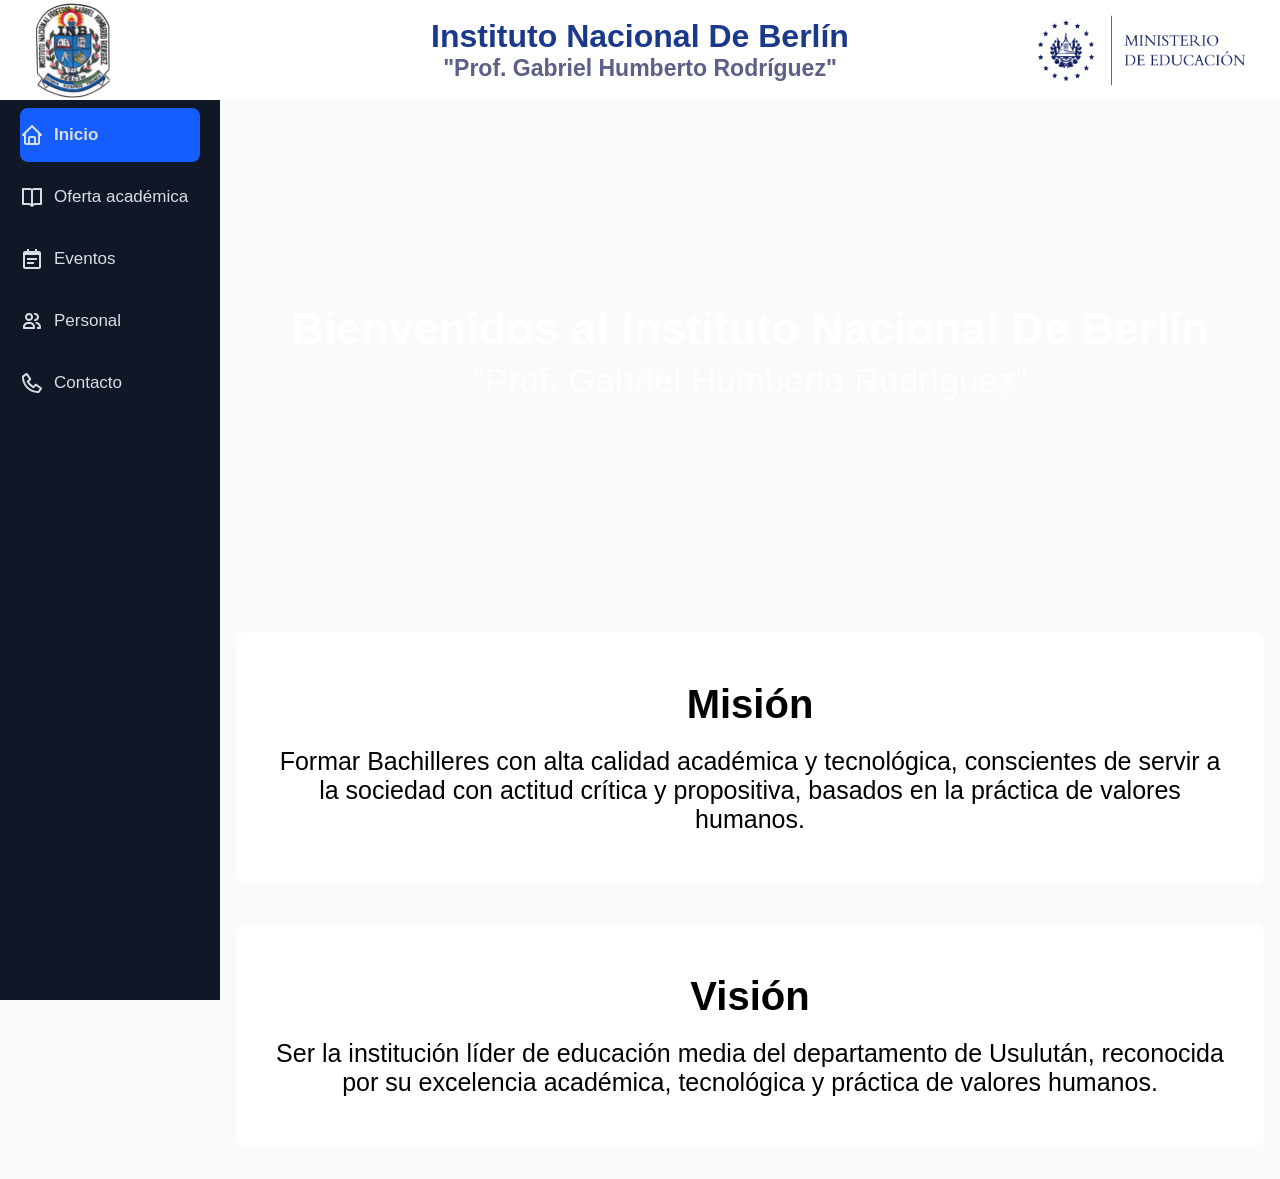
<file: index.html>
<!DOCTYPE html>
<html lang="es">
<head>
    <meta charset="UTF-8">
    <meta name="viewport" content="width=device-width, initial-scale=1.0">
    <title>INB</title>
    <link rel="stylesheet" href="css/styles.css">
    <link rel="shortcut icon" href="images/favicon.png" type="image/png">
     <!-- Google tag (gtag.js) -->
    <script async src="https://www.googletagmanager.com/gtag/js?id=G-KY0GJV444V"></script>
    <script>
      window.dataLayer = window.dataLayer || [];
      function gtag(){dataLayer.push(arguments);}
      gtag('js', new Date());
    
      gtag('config', 'G-KY0GJV444V');
    </script>
</head>

<body class="layout">
    <header class="header">

        <img class="logo_inb logo" src="images/inb_logo.png" alt="Logo del instituto nacional de berlin profesor gabriel humberto rodriguez">
        
        <div class="nombre_institucion">
            <h1>Instituto Nacional De Berlín</h1>
            <h2>"Prof. Gabriel Humberto Rodríguez"</h2>
        </div>
        
        <img class="logo_mined logo" src="images/mined_sv.png" alt="Logo del MINED El Salvador">

        <button class="menu_toggle" aria-label="Abrir menú">
            ☰
        </button>
    </header>

    <nav class="menu_lateral">
        <ul>
            <li><a class="active" href="#"> <img src="images/inicio.svg" alt="inicio"> Inicio</a></li>
            <li><a href="oferta-academica.html"> <img src="images/oferta_academica.svg" alt="oferta academica"> Oferta académica</a></li>
            <li><a href="eventos.html"> <img src="images/eventos.svg" alt="eventos"> Eventos</a></li>
            <li><a href="personal.html"> <img src="images/personal.svg" alt="personal"> Personal</a></li>
            <li><a href="contacto.html"> <img src="images/contacto.svg" alt="contacto"> Contacto</a></li>
        </ul>
    </nav>

    <main class="contenido">

        <section class="bienvenida">
            <h2>Bienvenidos al Instituto Nacional De Berlín</h2>
            <p>"Prof. Gabriel Humberto Rodríguez"</p>
        </section>

        <div class="contenedor_tarjetas">
            <section class="contenedor_mision">
                <h2>Misión</h2>
                <p>Formar Bachilleres con alta calidad académica y tecnológica, conscientes de servir a la sociedad con actitud crítica y propositiva, basados en la práctica de valores humanos.</p>
            </section>

            <section class="contenedor_vision">
                <h2>Visión</h2>
                <p>Ser la institución líder de educación media del departamento de Usulután, reconocida por su excelencia académica, tecnológica y práctica de valores humanos.</p>
            </section>
        </div>

    </main>
    <script src="js/script.js"></script>
</body>
</html>
</file>
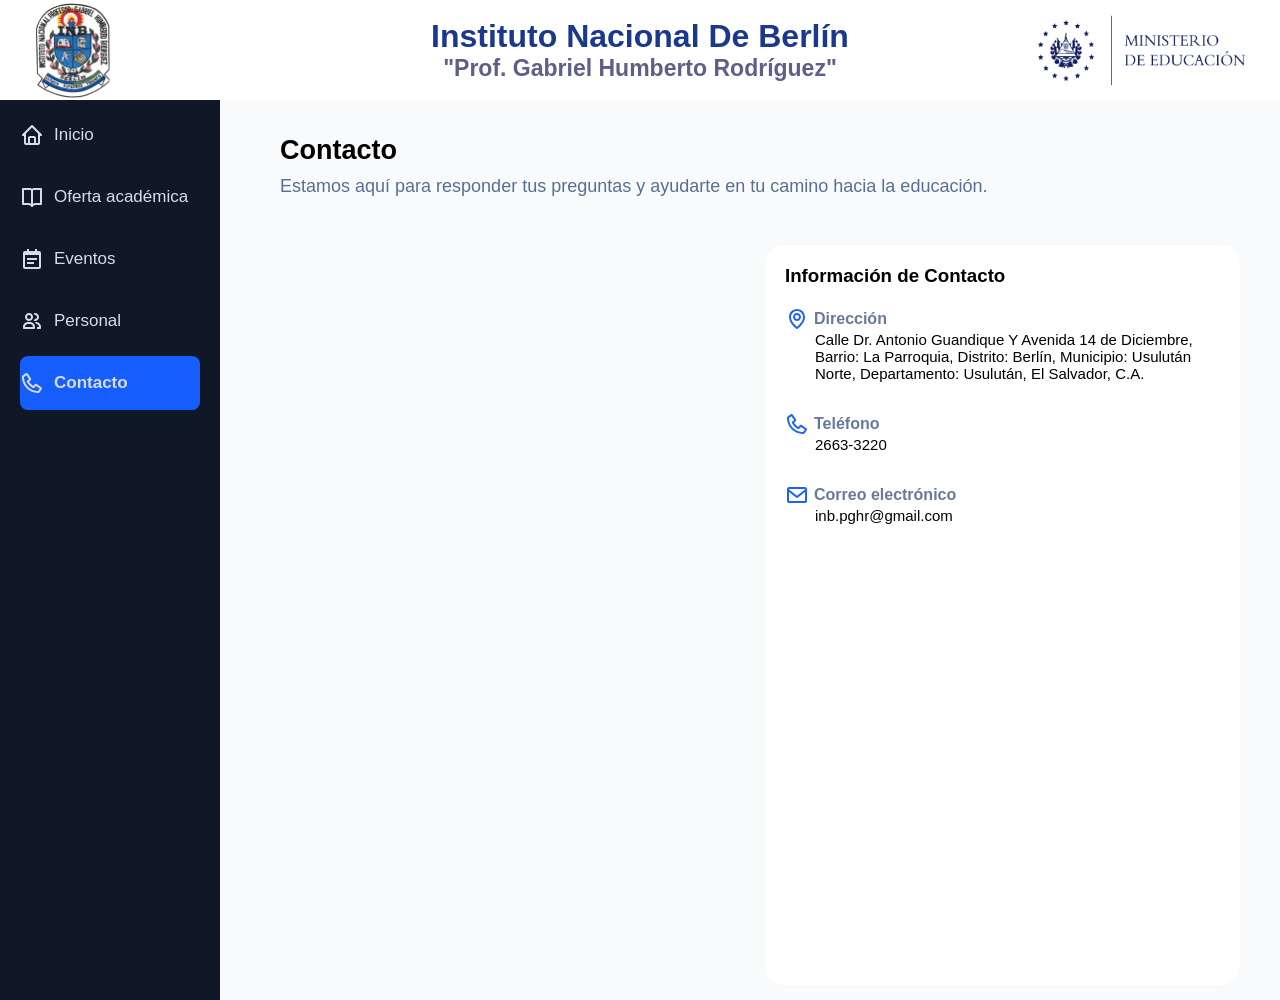
<file: contacto.html>
<!DOCTYPE html>
<html lang="es">
<head>
    <meta charset="UTF-8">
    <meta name="viewport" content="width=device-width, initial-scale=1.0">
    <title>INB</title>
    <link rel="stylesheet" href="css/styles.css">
    <link rel="shortcut icon" href="images/favicon.png" type="image/png">
     <!-- Google tag (gtag.js) -->
    <script async src="https://www.googletagmanager.com/gtag/js?id=G-KY0GJV444V"></script>
    <script>
      window.dataLayer = window.dataLayer || [];
      function gtag(){dataLayer.push(arguments);}
      gtag('js', new Date());
    
      gtag('config', 'G-KY0GJV444V');
    </script>
</head>

<body class="layout">
    <header class="header">

        <img class="logo_inb logo" src="images/inb_logo.png" alt="Logo del instituto nacional de berlin profesor gabriel humberto rodriguez">
        
        <div class="nombre_institucion">
            <h1>Instituto Nacional De Berlín</h1>
            <h2>"Prof. Gabriel Humberto Rodríguez"</h2>
        </div>
        
        <img class="logo_mined logo" src="images/mined_sv.png" alt="Logo del MINED El Salvador">

        <button class="menu_toggle" aria-label="Abrir menú">
            ☰
        </button>
    </header>

    <nav class="menu_lateral">
        <ul>
            <li><a href="index.html"> <img src="images/inicio.svg" alt="inicio"> Inicio</a></li>
            <li><a href="oferta-academica.html"> <img src="images/oferta_academica.svg" alt="oferta academica"> Oferta académica</a></li>
            <li><a href="eventos.html"> <img src="images/eventos.svg" alt="eventos"> Eventos</a></li>
            <li><a href="personal.html"> <img src="images/personal.svg" alt="personal"> Personal</a></li>
            <li><a class="active" href="#"> <img src="images/contacto.svg" alt="contacto"> Contacto</a></li>
        </ul>
    </nav>
    
    <main class="contenido_contacto">
        
        <section class="contacto_descripcion">
            <h2>Contacto</h2>
            <p>Estamos aquí para responder tus preguntas y ayudarte en tu camino hacia la educación.</p>
        </section>
        
        <section class="info_contacto">
            <h3>Información de Contacto</h3>
            
            <h4> <img src="images/direccion.svg" alt="direccion"> Dirección</h4>
            <p>Calle Dr. Antonio Guandique Y Avenida 14 de Diciembre, Barrio: La Parroquia, Distrito: Berlín, Municipio: Usulután Norte, Departamento: Usulután, El Salvador, C.A.</p>
            
            <h4> <img src="images/telefono.svg" alt="contacto"> Teléfono</h4>
            <p>2663-3220</p>
            
            <h4> <img src="images/correo.svg" alt="correo electronico"> Correo electrónico</h4>
            <p>inb.pghr@gmail.com</p>      
        </section>
        
        <section class="mapa">
            <iframe src="https://www.google.com/maps/embed?pb=!1m18!1m12!1m3!1d3879.609036687042!2d-88.5283586!3d13.498172!2m3!1f0!2f0!3f0!3m2!1i1024!2i768!4f13.1!3m3!1m2!1s0x8f7b4b3cc3d7eb8f%3A0x97691fcb3e948eec!2sInstituto%20Nacional%20De%20Berl%C3%ADn.%20Prof.%20Gabriel%20Humberto%20Rodriguez!5e0!3m2!1ses!2ssv!4v1771269172044!5m2!1ses!2ssv" style="border:0;" allowfullscreen="" loading="lazy" referrerpolicy="no-referrer-when-downgrade"></iframe>
        </section>
        
    </main>
    <script src="js/script.js"></script>
</body>
</html>
</file>
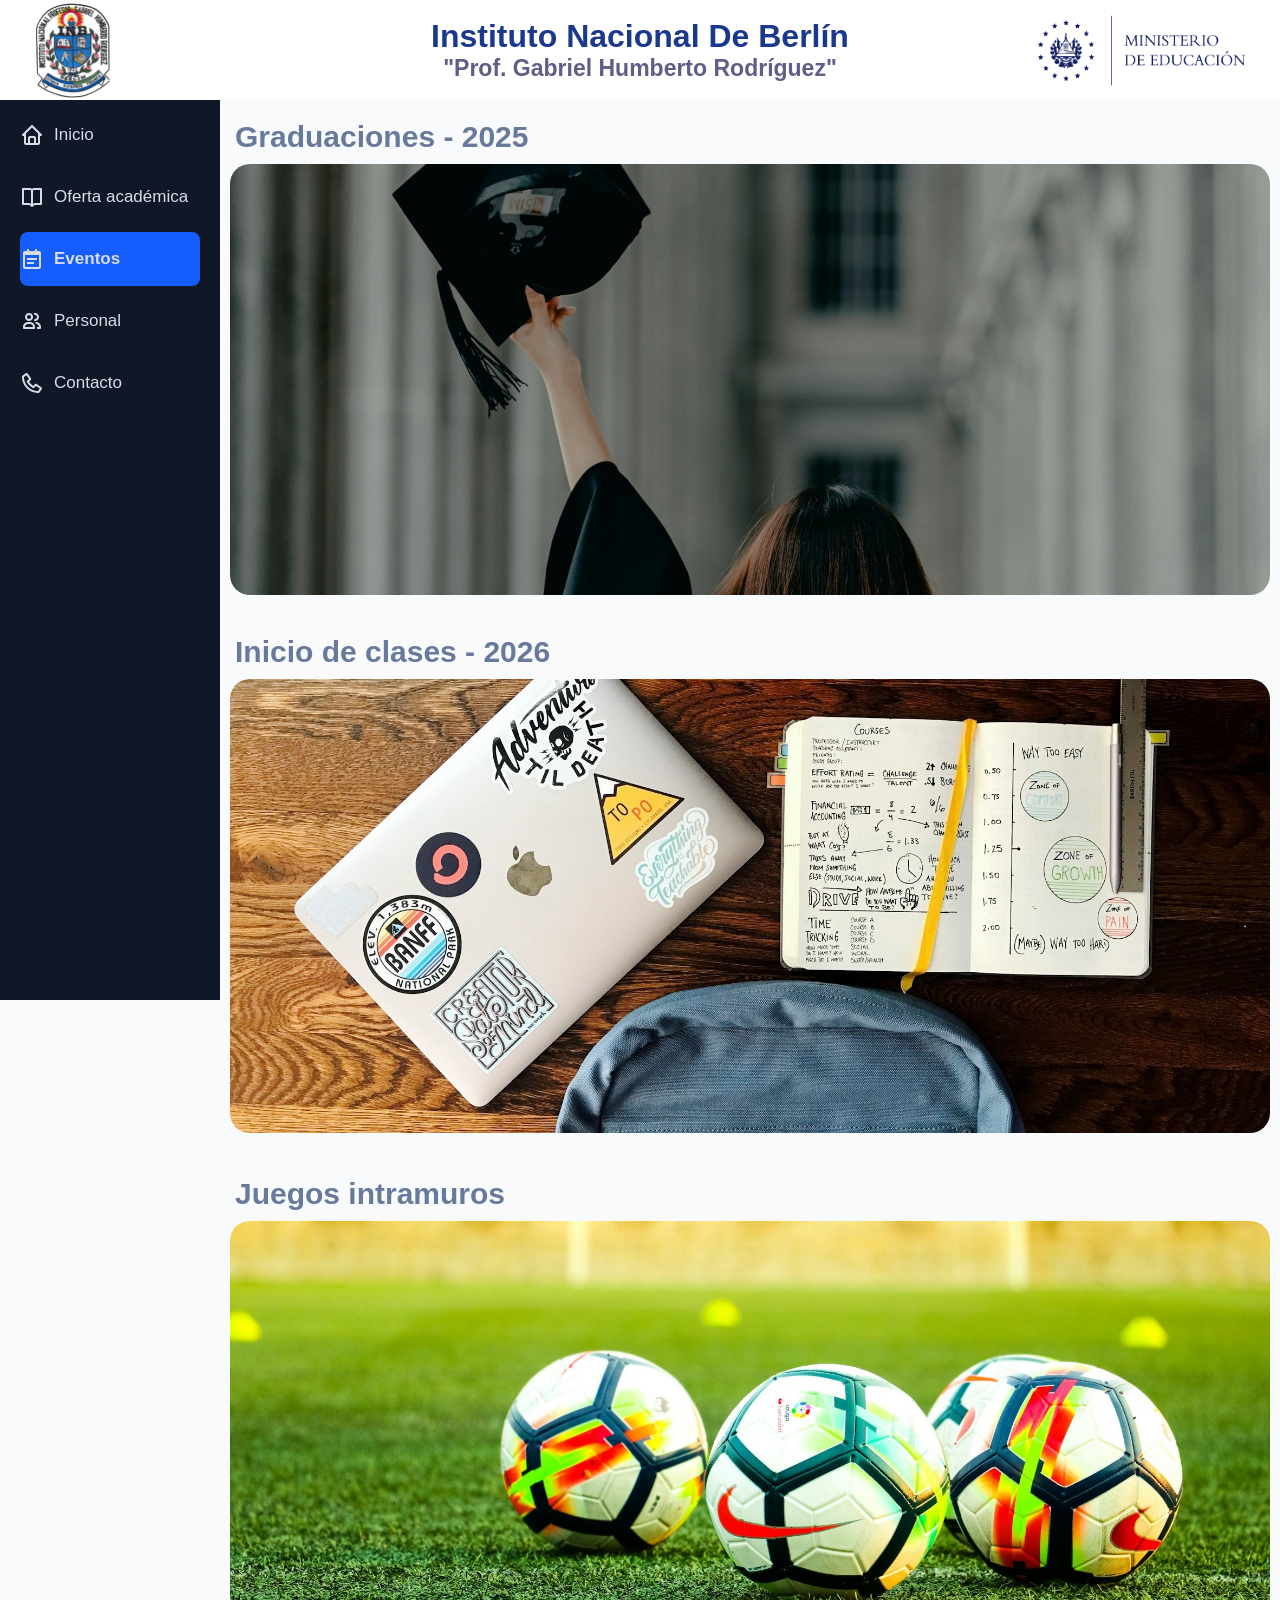
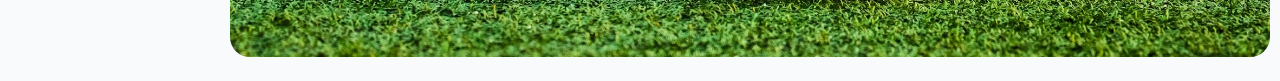
<file: eventos.html>
<!DOCTYPE html>
<html lang="es">
<head>
    <meta charset="UTF-8">
    <meta name="viewport" content="width=device-width, initial-scale=1.0">
    <title>INB</title>
    <link rel="stylesheet" href="css/styles.css">
    <link rel="shortcut icon" href="images/favicon.png" type="image/png">
     <!-- Google tag (gtag.js) -->
    <script async src="https://www.googletagmanager.com/gtag/js?id=G-KY0GJV444V"></script>
    <script>
      window.dataLayer = window.dataLayer || [];
      function gtag(){dataLayer.push(arguments);}
      gtag('js', new Date());
    
      gtag('config', 'G-KY0GJV444V');
    </script>
</head>

<body class="layout">
    <header class="header">

        <img class="logo_inb logo" src="images/inb_logo.png" alt="Logo del instituto nacional de berlin profesor gabriel humberto rodriguez">
        
        <div class="nombre_institucion">
            <h1>Instituto Nacional De Berlín</h1>
            <h2>"Prof. Gabriel Humberto Rodríguez"</h2>
        </div>
        
        <img class="logo_mined logo" src="images/mined_sv.png" alt="Logo del MINED El Salvador">

        <button class="menu_toggle" aria-label="Abrir menú">
            ☰
        </button>
    </header>

    <nav class="menu_lateral">
        <ul>
            <li><a href="index.html"> <img src="images/inicio.svg" alt="inicio"> Inicio</a></li>
            <li><a href="oferta-academica.html"> <img src="images/oferta_academica.svg" alt="oferta academica"> Oferta académica</a></li>
            <li><a class="active" href="#"> <img src="images/eventos.svg" alt="eventos"> Eventos</a></li>
            <li><a href="personal.html"> <img src="images/personal.svg" alt="personal"> Personal</a></li>
            <li><a href="contacto.html"> <img src="images/contacto.svg" alt="contacto"> Contacto</a></li>
        </ul>
    </nav>

    <main class="contenido_eventos">
        <section class="evento_graduacion">
            <h2>Graduaciones - 2025</h2>
            <img src="images/chica_graduacion.jpg" alt="Imagen de una chica en su graduación">
        </section>

        <section class="evento_inicio_clases">
            <h2>Inicio de clases - 2026</h2>
            <img src="images/regreso_a_clases.jpg" alt="Imagen de utiles escolares.">
        </section>

        <section class="evento_juegos">
            <h2>Juegos intramuros</h2>
            <img src="images/balones.jpg" alt="Imagen de balones de futbol">
        </section>
    </main>
    <script src="js/script.js"></script>
</body>
</html>
</file>
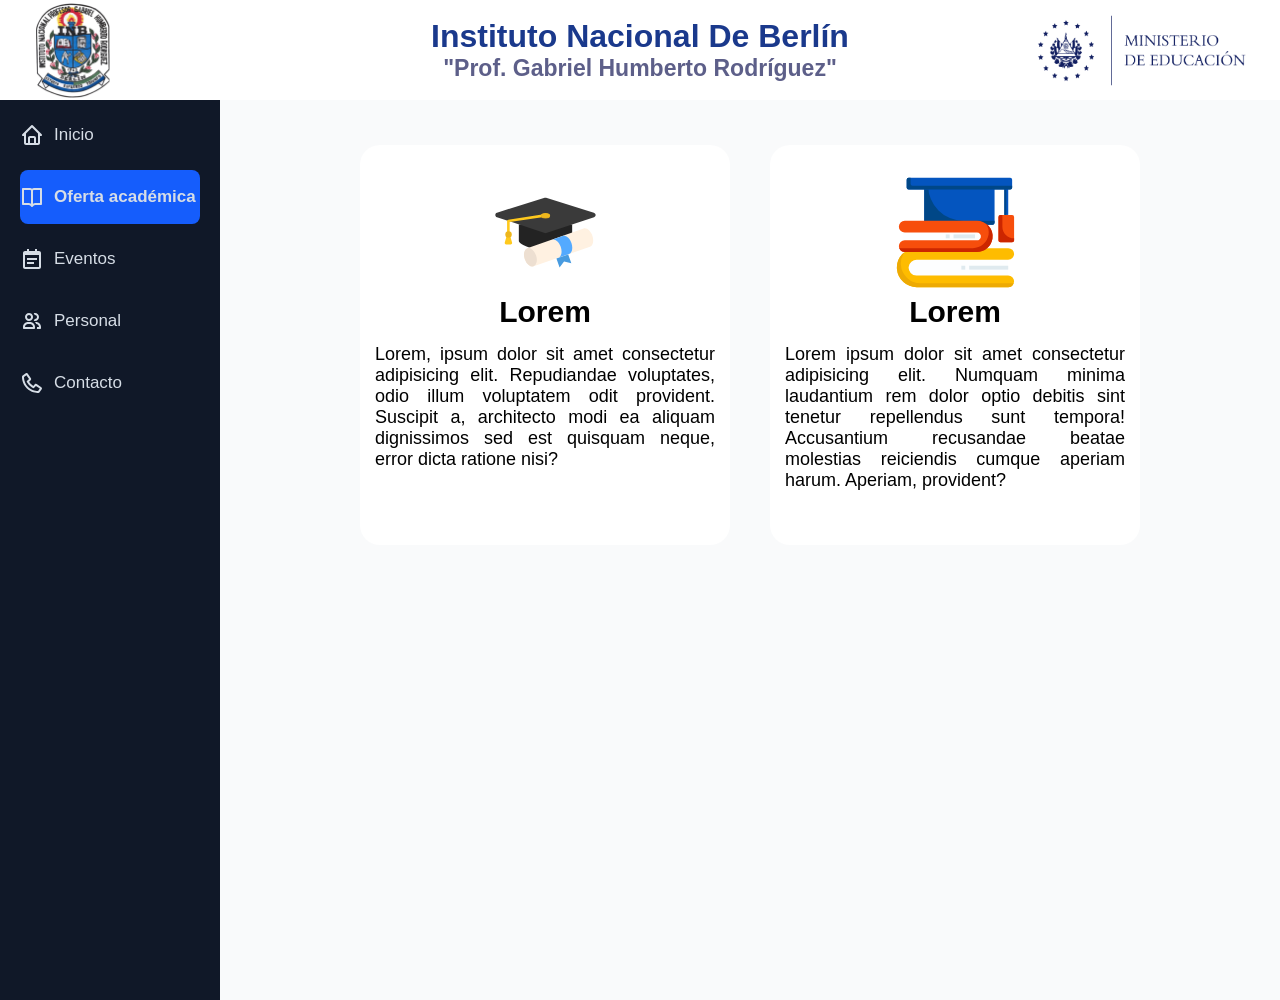
<file: oferta-academica.html>
<!DOCTYPE html>
<html lang="es">
<head>
    <meta charset="UTF-8">
    <meta name="viewport" content="width=device-width, initial-scale=1.0">
    <title>INB</title>
    <link rel="stylesheet" href="css/styles.css">
    <link rel="shortcut icon" href="images/favicon.png" type="image/png">
     <!-- Google tag (gtag.js) -->
    <script async src="https://www.googletagmanager.com/gtag/js?id=G-KY0GJV444V"></script>
    <script>
      window.dataLayer = window.dataLayer || [];
      function gtag(){dataLayer.push(arguments);}
      gtag('js', new Date());
    
      gtag('config', 'G-KY0GJV444V');
    </script>
</head>

<body class="layout">
    <header class="header">

        <img class="logo_inb logo" src="images/inb_logo.png" alt="Logo del instituto nacional de berlin profesor gabriel humberto rodriguez">
        
        <div class="nombre_institucion">
            <h1>Instituto Nacional De Berlín</h1>
            <h2>"Prof. Gabriel Humberto Rodríguez"</h2>
        </div>
        
        <img class="logo_mined logo" src="images/mined_sv.png" alt="Logo del MINED El Salvador">

        <button class="menu_toggle" aria-label="Abrir menú">
            ☰
        </button>
    </header>

    <nav class="menu_lateral">
        <ul>
            <li><a href="index.html"> <img src="images/inicio.svg" alt="inicio"> Inicio</a></li>
            <li><a class="active" href="#"> <img src="images/oferta_academica.svg" alt="oferta academica"> Oferta académica</a></li>
            <li><a href="eventos.html"> <img src="images/eventos.svg" alt="eventos"> Eventos</a></li>
            <li><a href="personal.html"> <img src="images/personal.svg" alt="personal"> Personal</a></li>
            <li><a href="contacto.html"> <img src="images/contacto.svg" alt="contacto"> Contacto</a></li>
        </ul>
    </nav>

    <main class="contenido_oferta_academica">

        <section class="info_academica">
            <img src="images/graduacion1.svg" alt="Icono de graduación">
            <h2>Lorem</h2>
            <p>Lorem, ipsum dolor sit amet consectetur adipisicing elit. Repudiandae voluptates, odio illum voluptatem odit provident. Suscipit a, architecto modi ea aliquam dignissimos sed est quisquam neque, error dicta ratione nisi?</p>
        </section>

        <section class="info_academica">
            <img src="images/graduacion2.svg" alt="Icono de graduación">
            <h2>Lorem</h2>
            <p>Lorem ipsum dolor sit amet consectetur adipisicing elit. Numquam minima laudantium rem dolor optio debitis sint tenetur repellendus sunt tempora! Accusantium recusandae beatae molestias reiciendis cumque aperiam harum. Aperiam, provident?</p>
        </section>


    </main>
    <script src="js/script.js"></script>
</body>
</html>
</file>
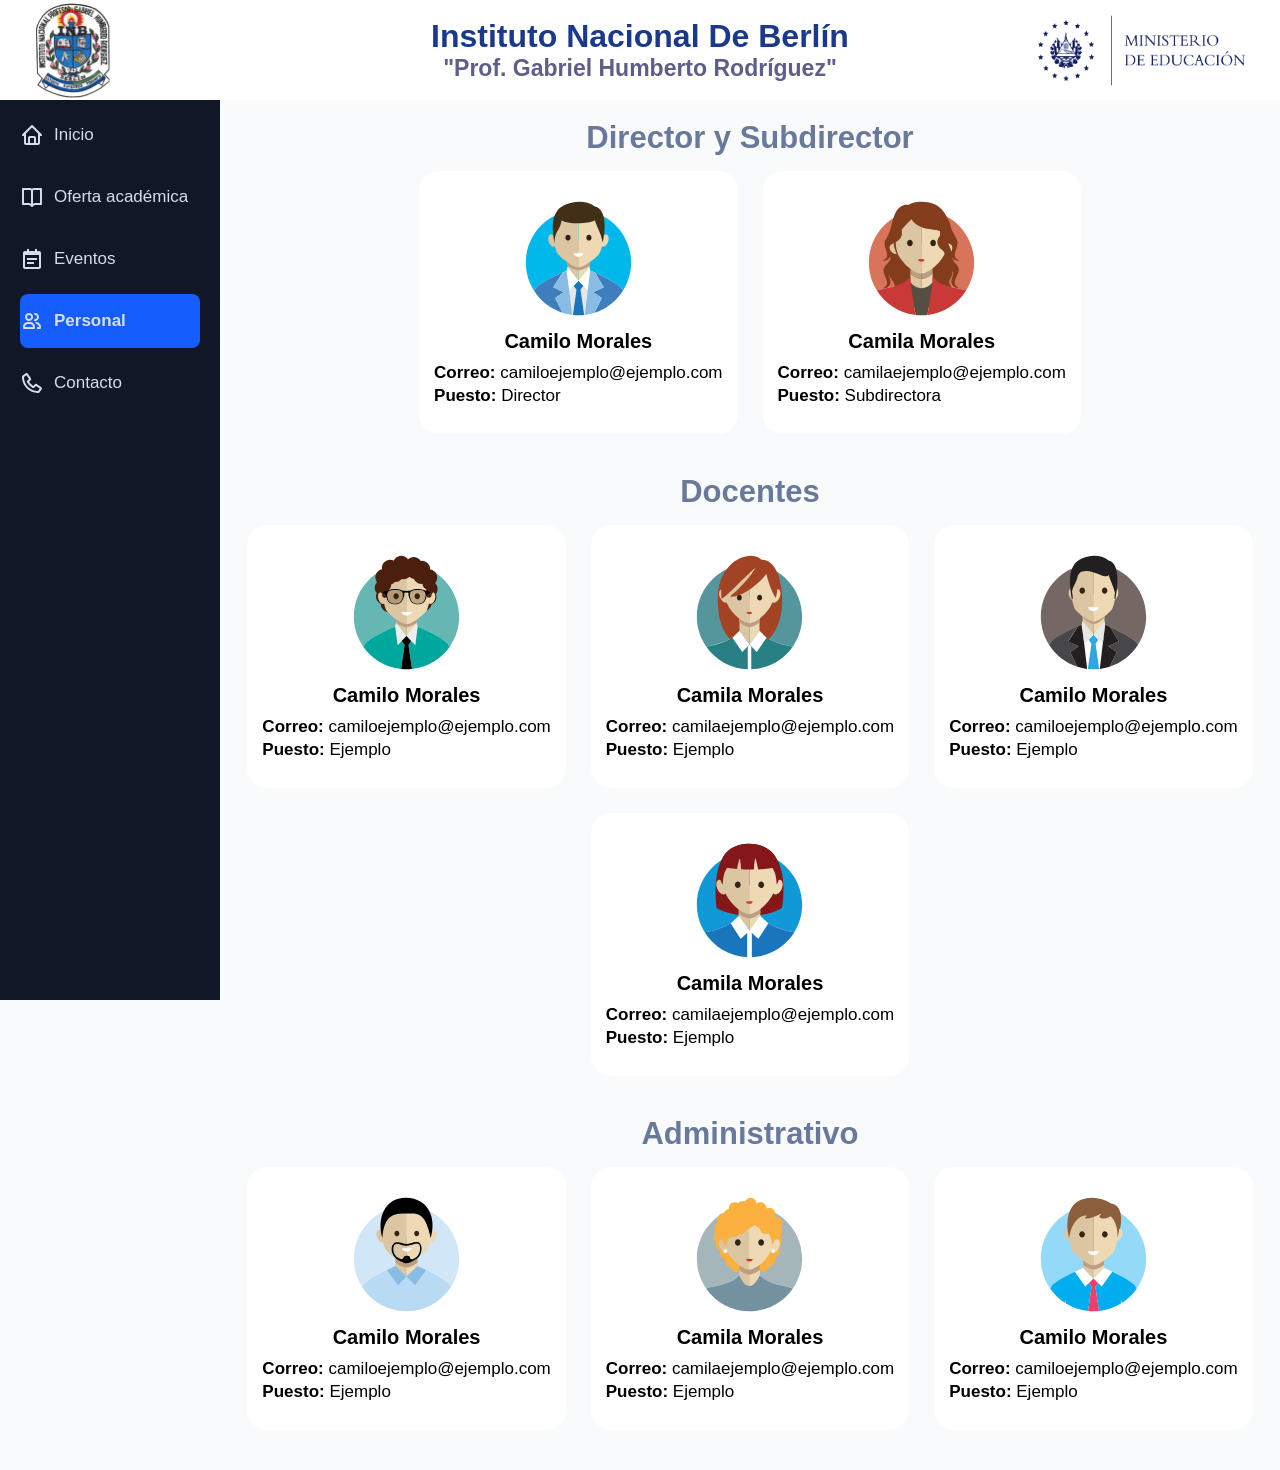
<file: personal.html>
<!DOCTYPE html>
<html lang="es">
<head>
    <meta charset="UTF-8">
    <meta name="viewport" content="width=device-width, initial-scale=1.0">
    <title>INB</title>
    <link rel="stylesheet" href="css/styles.css">
    <link rel="shortcut icon" href="images/favicon.png" type="image/png">
     <!-- Google tag (gtag.js) -->
    <script async src="https://www.googletagmanager.com/gtag/js?id=G-KY0GJV444V"></script>
    <script>
      window.dataLayer = window.dataLayer || [];
      function gtag(){dataLayer.push(arguments);}
      gtag('js', new Date());
    
      gtag('config', 'G-KY0GJV444V');
    </script>
</head>

<body class="layout">
    <header class="header">

        <img class="logo_inb logo" src="images/inb_logo.png" alt="Logo del instituto nacional de berlin profesor gabriel humberto rodriguez">
        
        <div class="nombre_institucion">
            <h1>Instituto Nacional De Berlín</h1>
            <h2>"Prof. Gabriel Humberto Rodríguez"</h2>
        </div>
        
        <img class="logo_mined logo" src="images/mined_sv.png" alt="Logo del MINED El Salvador">

        <button class="menu_toggle" aria-label="Abrir menú">
            ☰
        </button>
    </header>

    <nav class="menu_lateral">
        <ul>
            <li><a href="index.html"> <img src="images/inicio.svg" alt="inicio"> Inicio</a></li>
            <li><a href="oferta-academica.html"> <img src="images/oferta_academica.svg" alt="oferta academica"> Oferta académica</a></li>
            <li><a href="eventos.html"> <img src="images/eventos.svg" alt="eventos"> Eventos</a></li>
            <li><a class="active" href="#"> <img src="images/personal.svg" alt="personal"> Personal</a></li>
            <li><a href="contacto.html"> <img src="images/contacto.svg" alt="contacto"> Contacto</a></li>
        </ul>
    </nav>

    <main class="contenido_personal">

        <section class="contenedor_director">

            <h2>Director y Subdirector</h2>

            <div class="contenedor_card">
                <div class="card_personal">
                    <img src="images/avatar1.svg" alt="Foto de Camilo">
                    <h3>Camilo Morales</h3>
                    <p><span>Correo:</span> camiloejemplo@ejemplo.com</p>
                    <p><span>Puesto:</span> Director</p>
                </div>
                
                <div class="card_personal">
                    <img src="images/avatar2.svg" alt="Foto de Camila">
                    <h3>Camila Morales</h3>
                    <p><span>Correo:</span> camilaejemplo@ejemplo.com</p>
                    <p><span>Puesto:</span> Subdirectora</p>
                </div>
            </div>

        </section>

        <section class="contenedor_director">

            <h2>Docentes</h2>

            <div class="contenedor_card">
                <div class="card_personal">
                    <img src="images/avatar3.svg" alt="Foto de Camilo">
                    <h3>Camilo Morales</h3>
                    <p><span>Correo:</span> camiloejemplo@ejemplo.com</p>
                    <p><span>Puesto:</span> Ejemplo</p>
                </div>
                
                <div class="card_personal">
                    <img src="images/avatar4.svg" alt="Foto de Camila">
                    <h3>Camila Morales</h3>
                    <p><span>Correo:</span> camilaejemplo@ejemplo.com</p>
                    <p><span>Puesto:</span> Ejemplo</p>
                </div>
                
                <div class="card_personal">
                    <img src="images/avatar5.svg" alt="Foto de Camilo">
                    <h3>Camilo Morales</h3>
                    <p><span>Correo:</span> camiloejemplo@ejemplo.com</p>
                    <p><span>Puesto:</span> Ejemplo</p>
                </div>
                
                <div class="card_personal">
                    <img src="images/avatar6.svg" alt="Foto de Camila">
                    <h3>Camila Morales</h3>
                    <p><span>Correo:</span> camilaejemplo@ejemplo.com</p>
                    <p><span>Puesto:</span> Ejemplo</p>
                </div>
            </div>

        </section>


         <section class="contenedor_director">

            <h2>Administrativo</h2>

            <div class="contenedor_card">
                <div class="card_personal">
                    <img src="images/avatar7.svg" alt="Foto de Camilo">
                    <h3>Camilo Morales</h3>
                    <p><span>Correo:</span> camiloejemplo@ejemplo.com</p>
                    <p><span>Puesto:</span> Ejemplo</p>
                </div>
                
                <div class="card_personal">
                    <img src="images/avatar8.svg" alt="Foto de Camila">
                    <h3>Camila Morales</h3>
                    <p><span>Correo:</span> camilaejemplo@ejemplo.com</p>
                    <p><span>Puesto:</span> Ejemplo</p>
                </div>
                
                <div class="card_personal">
                    <img src="images/avatar9.svg" alt="Foto de Camilo">
                    <h3>Camilo Morales</h3>
                    <p><span>Correo:</span> camiloejemplo@ejemplo.com</p>
                    <p><span>Puesto:</span> Ejemplo</p>
                </div>
            </div>
         
        </section>

       

    </main>
    <script src="js/script.js"></script>
</body>
</html>
</file>
<file: css/styles.css>
* {
    margin: 0;
    box-sizing: border-box;
}

body {
    background-color: #F9FAFB;
}

.layout {
    display: grid;
    grid-template-columns: 1fr;
    grid-template-rows: 100px 1fr;
    grid-template-areas: "header"
                         "contenido";
    min-height: 100vh;
}

.header { grid-area: header; }
.contenido { grid-area: contenido; }

.header {
    background-color: #fff;
    position: relative;
    display: flex;
    align-items: center;
    justify-content: center;
    padding: 12px 16px;
}

.logo {
    position: absolute;
    max-height: 48px;
    width: auto;
}

.logo_inb {
    left: 16px;
}

.logo_mined {
    right: 8px;
    width: 80px;
}

.nombre_institucion {
    font-family: Arial, Helvetica, sans-serif;
    font-size: 8px;
}

.nombre_institucion h1 {
    color: #1A398C;
    text-align: center;
}

.nombre_institucion h2 {
    color: #5D5F89;
    text-align: center;
}

/* Sección del menú */

.menu_lateral {
    position: absolute;
    top: 100px; /* altura del header */
    left: 0;
    width: 100%;
    background: #101828;
    display: none;
    z-index: 1000;
}

.menu_lateral.active {
    display: block;
}

.menu_toggle {
    position: absolute;
    top: 55px;
    right: 10px;
    background: none;
    border: none;
    font-size: 28px;
    cursor: pointer;
}

.menu_lateral ul {
    list-style: none;
    padding: 0 0 10px 20px;
}

.menu_lateral a {
    color: #D6DDE6;
    font-family: Arial, Helvetica, sans-serif;
    display: flex;
    align-items: center;
    gap: 10px;
    text-decoration: none;
    padding: 15px 0 15px 0;
    margin-top: 8px;
    border-radius: 8px;
}

.menu_lateral a.active {
    background-color: #155DFC;
    font-weight: 600;
    margin-right: 20px;
}

/* Sección de Inicio */

.bienvenida {
    background-image: linear-gradient(rgba(0, 0, 0, 0.6)), url(../images/inb_fondo.jpg);
    background-size: cover;
    background-position: center;
    background-repeat: no-repeat;
    min-height: 300px;
    display: flex;
    flex-direction: column;
    justify-content: center;
    align-items: center;
    color: #FFFFFF;
    text-align: center;
}

.bienvenida h2 {
    font-family: Arial, Helvetica, sans-serif;
    font-size: 30px;
    margin: 5px;
}

.bienvenida p {
    font-family: Arial, Helvetica, sans-serif;
    font-size: 20px;
    margin: 1px;
}

.contenedor_tarjetas {
    display: grid;
    gap: 40px;
    padding: 32px 16px;
}

.contenedor_mision {
    background-color: #FFFFFF;
    padding: 20px;
    border-radius: 10px;
}

.contenedor_mision h2 {
    font-family: Arial, Helvetica, sans-serif;
    font-size: 30px;
    text-align: center;
    padding: 30px 0 20px 0;
}

.contenedor_mision p {
    font-family: Arial, Helvetica, sans-serif;
    font-size: 18px;
    text-align: center;
    padding: 0 15px 30px 15px;
}

.contenedor_vision {
    background-color: #FFFFFF;
    padding: 20px;
    border-radius: 10px;
}

.contenedor_vision h2 {
    font-family: Arial, Helvetica, sans-serif;
    font-size: 30px;
    text-align: center;
    padding: 30px 0 20px 0;
}

.contenedor_vision p {
    font-family: Arial, Helvetica, sans-serif;
    font-size: 18px;
    text-align: center;
    padding: 0 15px 30px 15px;
}

/* Sección de Oferta Accadémica */

.contenido_oferta_academica {
    display: flex;
    flex-direction: column;
    align-items: center;
    gap: 40px;
    margin: 20px 15px 0 15px;
}

.info_academica {
    display: flex;
    flex-direction: column;
    align-items: center;
    text-align: center;
    font-family: Arial, Helvetica, sans-serif;
    max-width: 370px;
    min-height: 400px;
    background-color: #FFFFFF;
    border-radius: 20px;
    padding: 25px 15px 25px 15px;
    margin-top: 25px;
}

.info_academica img {
    width: 125px;
}

.info_academica h2 {
    font-size: 30px;
    margin-bottom: 15px;
}

.info_academica p {
    font-size: 18px;
    text-align: justify;
}

/* Sección de eventos */

.contenido_eventos {
    display: flex;
    flex-direction: column;
    gap: 40px;
    margin: 20px 10px;
    font-family: Arial, Helvetica, sans-serif;
}

.evento_graduacion {
    display: flex;
    flex-direction: column;
}

.contenido_eventos h2 {
    color: #68799B;
    font-size: 25px;
    padding-left: 5px;
    margin-bottom: 10px;
}

.contenido_eventos img {
    max-width: 100%;
    border-radius: 20px;
}

/* Sección de Personal */

.contenido_personal {
    display: flex;
    flex-direction: column;
    align-items: center;
    margin: 20px 15px 0 15px;
    font-family: Arial, Helvetica, sans-serif;
}

.contenedor_director {
    display: flex;
    flex-direction: column;
    gap: 40px;
    text-align: center;
    margin-bottom: 40px;
}

.contenedor_director h2 {
    color: #68799B;
    margin-bottom: -25px;
}

.contenedor_card {
    display: flex;
    flex-direction: column;
    gap: 25px;

}

.card_personal {
    /* width: 340px; */
    text-align: center;
    background-color: #FFFFFF;
    border-radius: 20px;
    padding: 25px 15px;
}

.card_personal img {
    width: 125px;
    margin-bottom: 5px;
}

.card_personal h3 {
    font-size: 20px;
    margin-bottom: 10px;
}

.card_personal p {
    font-size: 17px;
    margin-bottom: 3px;
    /* max-width: 300px; */
    text-align: start;
    /* padding-left: 25px; */
}

span {
    font-weight: bold;
}

/* Sección de contacto */

.contenido_contacto {
    display: flex;
    flex-direction: column;
    gap: 30px;
    margin: 15px;
}

iframe {
    width: 100%;
    height: 350px;
    border-radius: 20px;
}

.info_contacto {
    box-sizing: border-box;
    font-family: Arial, Helvetica, sans-serif;
    min-height: 300px;
    background-color: #fff;
    padding: 20px;
    border-radius: 20px;
}

.info_contacto h3 {
    margin-bottom: 20px;
}

.info_contacto h4 {
    display: flex;
    align-items: center;
    gap: 5px;
    color: #68799B;
}

.info_contacto p {
    margin-bottom: 30px;
    font-size: 15px;
    padding-left: 30px;
}

.contacto_descripcion {
    font-family: Arial, Helvetica, sans-serif;
    padding: 20px;
}

.contacto_descripcion h2 {
    font-size: 21px;
}

.contacto_descripcion p {
    font-size: 15px;
    color: #576F93;
    margin-top: 10px;
    
}

/* Versión para teléfonos */

@media (min-width: 768px) {
    .layout {
        grid-template-columns: 220px 1fr;
        grid-template-rows: 100px 1fr;
        grid-template-areas: "header header"
                             "menu contenido";
    }

    .logo {
        min-height: 70px;
    }

    .logo_mined {
        width: 170px;
    }

    .menu_toggle {
        display: none;
    }

    .menu_lateral {
        display: block;
        background-color: #101828;
        position: sticky;
        top: 0;
        min-height: 100vh;
        align-self: start;
    }

    .nombre_institucion {
        font-size: 12px;
    }

    .nombre_institucion h2 {
        font-size: 18px;
    }

    .contacto_descripcion p {
        font-size: 17px;
    }
    
}

/* Versión para tablets */

@media (min-width: 1024px) {
    .logo {
        min-height: 80px;
    }

    .logo_mined {
        width: 190px;
    }

    .nombre_institucion {
        font-size: 16px;
    }

    .nombre_institucion h2 {
        font-size: 23px;
    }

    .bienvenida {
        min-height: 400px;
    }

    .bienvenida h2 {
        font-size: 40px;
    }

    .bienvenida p {
        font-size: 30px;
    }

    .contenedor_mision h2 {
        font-size: 40px;
    }

    .contenedor_mision p {
        font-size: 25px;
    }

    .contenedor_vision h2 {
        font-size: 40px;
    }

    .contenedor_vision p {
        font-size: 25px;
    }

    /* Sección de Oferta Académica */

    .contenido_oferta_academica {
        flex-direction: row;
        align-items: start;
        justify-content: center;
    }

    /* Sección eventos */

    .contenido_eventos h2 {
        font-size: 30px;
    }

    /* Sección de Personal */

    .contenedor_director h2 {
        font-size: 31px;
        /* text-align: start; */
    }
    
    .contenedor_card {
        display: flex;
        flex-direction: row;
        justify-content: center;
        align-content: center;
        flex-wrap: wrap;
        gap: 25px;

   }

    /* Sección de Contacto */

    .contacto_descripcion h2 {
        font-size: 25px;
    }

    .contacto_descripcion p {
        font-size: 17px;
    }
}

/* Versión de Escritorio */

@media (min-width: 1200px) {
    .logo {
        min-height: 95px;
    }

    .logo_inb {
        padding-left: 20px;
    }

    .logo_mined {
        width: 240px;
        padding-right: 20px;
    }

    .nombre_institucion h2 {
        font-size: 23px;
    }

    .bienvenida {
        min-height: 500px
    }

    .bienvenida h2 {
        font-size: 45px;
    }

    .bienvenida p {
        font-size: 35px;
    }

    .menu_lateral a {
        font-size: 17px;
    }

    .menu_lateral a:hover {
        background: #155DFC;
        margin-right: 20px;
    }

    /* Sección Contacto */

    .contenido_contacto {
        display: grid;
        grid-template-columns: 1fr 1fr;
        grid-template-rows: 100px 1fr;
        grid-template-areas: 
        "descripcion descripcion"
        "mapa info";
        margin: 15px 40px 15px 40px;
    }

    .contacto_descripcion { 
        grid-area: descripcion;
    }

    .contacto_descripcion h2 {
        font-size: 27px;
    }

    .contacto_descripcion p {
        font-size: 18px;
    }

    .info_contacto {
        grid-area: info;
        min-height: 650px;
    }

    iframe {
        grid-area: mapa;
        height: 650px;
    }
}
</file>
